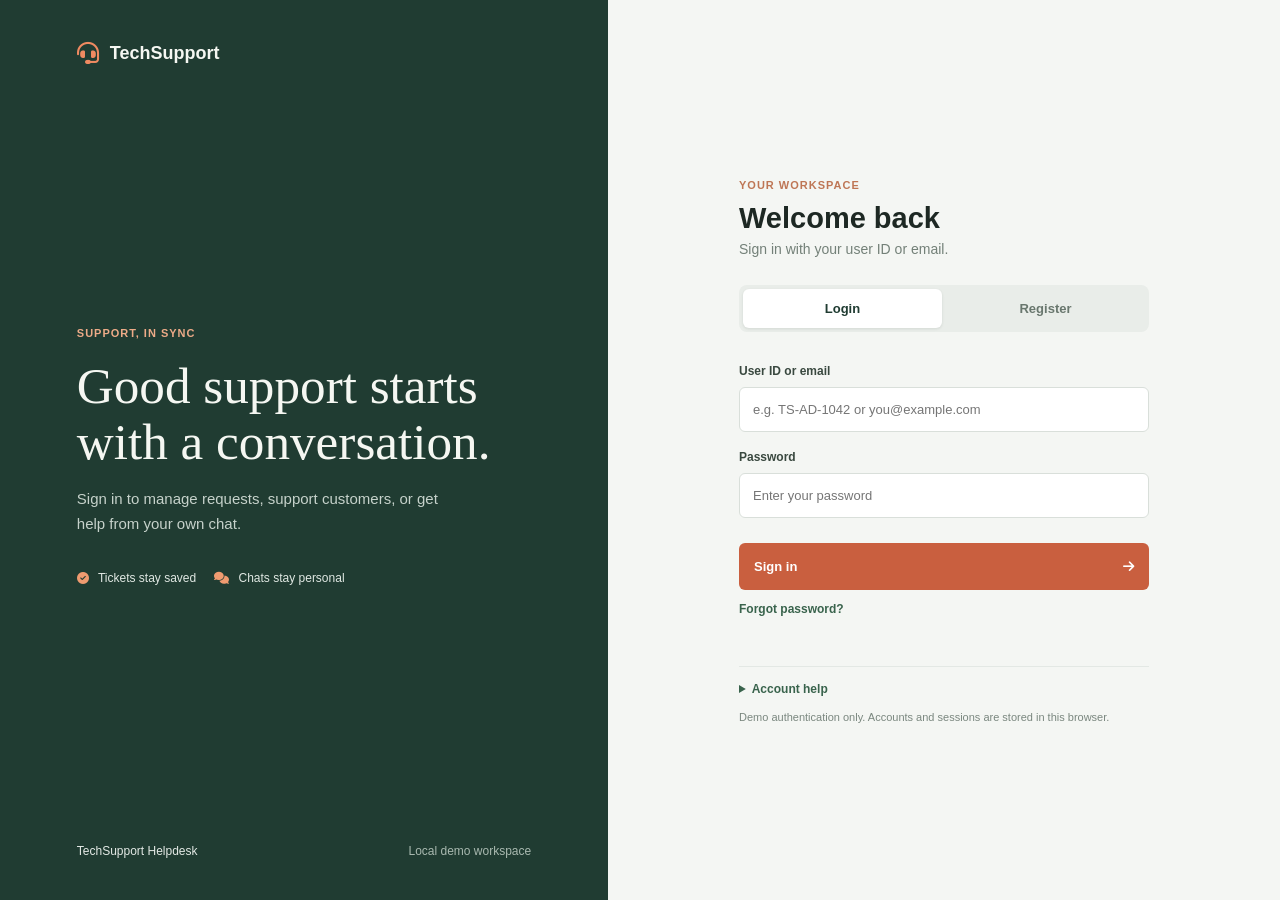
<file: index.html>
<!DOCTYPE html>
<html lang="en">
<head>
    <meta charset="UTF-8">
    <meta name="viewport" content="width=device-width, initial-scale=1.0">

    <title>TechSupport - Helpdesk System</title>

    <!-- CSS File -->
    <link rel="stylesheet" href="style.css">

    <!-- Font Awesome Icons -->
    <link rel="stylesheet"
        href="https://cdnjs.cloudflare.com/ajax/libs/font-awesome/6.5.2/css/all.min.css">
</head>

<body>

    <!-- Sidebar -->
    <aside class="sidebar">

        <div class="logo">
            <i class="fa-solid fa-headset"></i>
            <span>TechSupport</span>
        </div>

        <p class="menu-title">MAIN MENU</p>

        <ul class="sidebar-menu">

            <li class="active">
                <a href="index.html">
                    <i class="fa-solid fa-house"></i>
                    <span>Dashboard</span>
                </a>
            </li>

            <li>
                <a href="tickets.html">
                    <i class="fa-solid fa-ticket"></i>
                    <span>Tickets</span>
                </a>
            </li>

            <li>
                <a href="chat.html">
                    <i class="fa-solid fa-comments"></i>
                    <span>Live Chat</span>
                </a>
            </li>

            <li>
                <a href="knowledge.html">
                    <i class="fa-solid fa-book"></i>
                    <span>Knowledge Base</span>
                </a>
            </li>

            <li>
                <a href="customers.html">
                    <i class="fa-solid fa-users"></i>
                    <span>Customers</span>
                </a>
            </li>

            <li>
                <a href="agents.html">
                    <i class="fa-solid fa-user-gear"></i>
                    <span>Agents</span>
                </a>
            </li>

            <p class="menu-title">ANALYTICS</p>

            <li>
                <a href="analytics.html">
                    <i class="fa-solid fa-chart-line"></i>
                    <span>Analytics</span>
                </a>
            </li>

            <li>
                <a href="feedback.html">
                    <i class="fa-solid fa-star"></i>
                    <span>Feedback</span>
                </a>
            </li>

            <li>
                <a href="reports.html">
                    <i class="fa-solid fa-file-lines"></i>
                    <span>Reports</span>
                </a>
            </li>

        </ul>

        <div class="sidebar-bottom">

            <a href="#" onclick="logout(event)">
                <i class="fa-solid fa-right-from-bracket"></i>
                <span>Logout</span>
            </a>

        </div>

    </aside>


    <!-- Main Content -->
    <main class="main-content">

        <!-- Top Navbar -->
        <header class="topbar">

            <div class="page-title">
                <h1>Dashboard</h1>
                <p>Welcome back! Here's your support overview.</p>
            </div>

            <div class="topbar-right">

                <div class="search-box">
                    <i class="fa-solid fa-magnifying-glass"></i>
                    <input type="text" placeholder="Search...">
                </div>

                <button class="notification">
                    <i class="fa-solid fa-bell"></i>
                    <span>3</span>
                </button>

                <div class="profile">

                    <div class="profile-image">
                        S
                    </div>

                    <div class="profile-info">
                        <strong>Shreya Sharma</strong>
                        <small>Admin</small>
                    </div>

                </div>

            </div>

        </header>


        <!-- Dashboard Content -->
        <section class="dashboard">

            <!-- Welcome Banner -->
            <div class="welcome-banner">

                <div>
                    <h2 id="dashboardGreeting">Good Morning!</h2>

                    <p>
                        Manage your support tickets and keep your customers happy.
                    </p>

                    <button class="primary-btn" onclick="createTicket()">
                        <i class="fa-solid fa-plus"></i>
                        Create New Ticket
                    </button>
                </div>

                <div class="banner-icon">
                    <i class="fa-solid fa-headset"></i>
                </div>

            </div>


            <!-- Statistics Cards -->
            <div class="stats-grid">

                <div class="stat-card">

                    <div class="stat-icon red">
                        <i class="fa-solid fa-ticket"></i>
                    </div>

                    <div>
                        <p>Total Tickets</p>
                        <h3 id="dashboardTotalTickets">0</h3>
                        <span class="positive">
                            <i class="fa-solid fa-arrow-up"></i>
                            12% this month
                        </span>
                    </div>

                </div>


                <div class="stat-card">

                    <div class="stat-icon orange">
                        <i class="fa-solid fa-clock"></i>
                    </div>

                    <div>
                        <p>Open Tickets</p>
                        <h3 id="dashboardOpenTickets">0</h3>
                        <span class="positive">
                            <i class="fa-solid fa-arrow-down"></i>
                            8% this week
                        </span>
                    </div>

                </div>


                <div class="stat-card">

                    <div class="stat-icon green">
                        <i class="fa-solid fa-circle-check"></i>
                    </div>

                    <div>
                        <p>Resolved</p>
                        <h3 id="dashboardResolvedTickets">0</h3>
                        <span class="positive">
                            <i class="fa-solid fa-arrow-up"></i>
                            18% this month
                        </span>
                    </div>

                </div>


                <div class="stat-card">

                    <div class="stat-icon blue">
                        <i class="fa-solid fa-users"></i>
                    </div>

                    <div>
                        <p>Customers</p>
                        <h3 id="dashboardCustomerCount">0</h3>
                        <span class="positive">
                            <i class="fa-solid fa-arrow-up"></i>
                            6% this month
                        </span>
                    </div>

                </div>

            </div>


            <!-- Middle Section -->
            <div class="dashboard-grid">

                <!-- Recent Tickets -->
                <div class="dashboard-card tickets-card">

                    <div class="card-header">

                        <div>
                            <h3>Recent Tickets</h3>
                            <p>Latest customer support requests</p>
                        </div>

                        <a href="tickets.html">View All</a>

                    </div>


                    <div class="table-container">

                        <table>

                            <thead>
                                <tr>
                                    <th>Ticket ID</th>
                                    <th>Customer</th>
                                    <th>Issue</th>
                                    <th>Priority</th>
                                    <th>Status</th>
                                    <th>Actions</th>
                                </tr>
                            </thead>

                            <tbody id="recentTicketsBody"></tbody>

                        </table>

                    </div>

                </div>


                <!-- Ticket Summary -->
                <div class="dashboard-card">

                    <div class="card-header">

                        <div>
                            <h3>Ticket Summary</h3>
                            <p>Current ticket status</p>
                        </div>

                    </div>


                    <div class="summary">

                        <div class="summary-item">
                            <span>
                                <i class="fa-solid fa-circle"></i>
                                New
                            </span>
                            <strong id="summaryNewTickets">0</strong>
                        </div>

                        <div class="progress-bar">
                            <div class="progress new-progress"></div>
                        </div>


                        <div class="summary-item">
                            <span>
                                <i class="fa-solid fa-circle"></i>
                                In Progress
                            </span>
                            <strong id="summaryProgressTickets">0</strong>
                        </div>

                        <div class="progress-bar">
                            <div class="progress progress-work"></div>
                        </div>


                        <div class="summary-item">
                            <span>
                                <i class="fa-solid fa-circle"></i>
                                Waiting
                            </span>
                            <strong id="summaryWaitingTickets">0</strong>
                        </div>

                        <div class="progress-bar">
                            <div class="progress progress-wait"></div>
                        </div>


                        <div class="summary-item">
                            <span>
                                <i class="fa-solid fa-circle"></i>
                                Resolved
                            </span>
                            <strong id="summaryResolvedTickets">0</strong>
                        </div>

                        <div class="progress-bar">
                            <div class="progress progress-resolved"></div>
                        </div>

                    </div>

                </div>

            </div>


            <!-- Bottom Section -->
            <div class="bottom-grid">

                <!-- Quick Actions -->
                <div class="dashboard-card">

                    <div class="card-header">
                        <div>
                            <h3>Quick Actions</h3>
                            <p>Frequently used options</p>
                        </div>
                    </div>


                    <div class="quick-actions">

                        <button onclick="createTicket()">
                            <i class="fa-solid fa-plus"></i>
                            <span>Create Ticket</span>
                        </button>

                        <button onclick="openChat()">
                            <i class="fa-solid fa-comments"></i>
                            <span>Start Chat</span>
                        </button>

                        <button onclick="openCustomers()">
                            <i class="fa-solid fa-user-plus"></i>
                            <span>Add Customer</span>
                        </button>

                        <button onclick="openReports()">
                            <i class="fa-solid fa-file-export"></i>
                            <span>Generate Report</span>
                        </button>

                    </div>

                </div>


                <!-- Support Performance -->
                <div class="dashboard-card">

                    <div class="card-header">

                        <div>
                            <h3>Support Performance</h3>
                            <p>This month's performance</p>
                        </div>

                    </div>


                    <div class="performance">

                        <div class="performance-item">
                            <span>Resolution Rate</span>
                            <strong>87%</strong>
                        </div>

                        <div class="performance-item">
                            <span>Customer Satisfaction</span>
                            <strong>94%</strong>
                        </div>

                        <div class="performance-item">
                            <span>Average Response Time</span>
                            <strong>2h 15m</strong>
                        </div>

                    </div>

                </div>

            </div>

        </section>

    </main>


    <!-- JavaScript -->
    <script src="script.js"></script>

</body>
</html>
</file>
<file: style.css>
/* ================================
   BASIC RESET
================================ */

* {
    margin: 0;
    padding: 0;
    box-sizing: border-box;
}

body {
    font-family: Arial, Helvetica, sans-serif;
    background: #f7f8fa;
    color: #222;
}


/* ================================
   SIDEBAR
================================ */

.sidebar {
    position: fixed;
    left: 0;
    top: 0;
    width: 250px;
    height: 100vh;
    background: #ffffff;
    border-right: 1px solid #eeeeee;
    padding: 22px 15px;
    z-index: 1000;
}

.logo {
    display: flex;
    align-items: center;
    gap: 12px;
    padding: 5px 12px 28px;
    color: #dc2626;
    font-size: 21px;
    font-weight: bold;
}

.logo i {
    font-size: 27px;
}

.menu-title {
    font-size: 11px;
    color: #999;
    font-weight: bold;
    letter-spacing: 1px;
    padding: 12px 14px;
}

.sidebar-menu,
.sidebar .menu {
    list-style: none;
    padding: 0;
}

.sidebar-menu li,
.sidebar .menu li {
    margin: 5px 0;
}

.sidebar-menu li a,
.sidebar .menu li a,
.sidebar > a,
.sidebar-bottom a {
    text-decoration: none;
    color: #555;
    display: flex;
    align-items: center;
    gap: 13px;
    padding: 12px 14px;
    border-radius: 9px;
    font-size: 14px;
    transition: 0.3s;
}

.sidebar-menu li a i,
.sidebar .menu li a i,
.sidebar > a i,
.sidebar-bottom a i {
    width: 20px;
    text-align: center;
}

.sidebar-menu li a:hover,
.sidebar .menu li a:hover,
.sidebar > a:hover {
    background: #fee2e2;
    color: #dc2626;
}

.sidebar-menu li.active a,
.sidebar .menu li.active a,
.sidebar > a.active {
    background: #dc2626;
    color: white;
    box-shadow: 0 5px 15px rgba(220, 38, 38, 0.2);
}

.sidebar-bottom {
    position: absolute;
    bottom: 25px;
    left: 15px;
    right: 15px;
}

.sidebar-bottom a:hover {
    color: #dc2626;
    background: #fee2e2;
}

/* ================================
   MAIN CONTENT
================================ */

.main-content {
    margin-left: 250px;
    min-height: 100vh;
}


/* ================================
   TOP BAR
================================ */

.topbar {
    height: 82px;
    background: white;
    border-bottom: 1px solid #eeeeee;
    display: flex;
    justify-content: space-between;
    align-items: center;
    padding: 0 30px;
    position: sticky;
    top: 0;
    z-index: 100;
}

.page-title h1 {
    font-size: 25px;
    margin-bottom: 4px;
}

.page-title p {
    font-size: 13px;
    color: #888;
}

.topbar-right {
    display: flex;
    align-items: center;
    gap: 20px;
}

.topbar-actions {
    display: flex;
    align-items: center;
    justify-content: flex-end;
    gap: 18px;
    margin-left: auto;
}


/* Search */

.search-box {
    width: 210px;
    height: 40px;
    background: #f6f6f6;
    border-radius: 8px;
    display: flex;
    align-items: center;
    padding: 0 12px;
}

.search-box i {
    color: #999;
    font-size: 14px;
}

.search-box input {
    border: none;
    outline: none;
    background: transparent;
    width: 100%;
    padding-left: 8px;
}


/* Notification */

.notification {
    border: none;
    background: #f7f7f7;
    width: 40px;
    height: 40px;
    border-radius: 50%;
    cursor: pointer;
    position: relative;
}

.notification i {
    color: #555;
}

.notification span {
    position: absolute;
    top: -3px;
    right: -2px;
    background: #dc2626;
    color: white;
    font-size: 9px;
    width: 16px;
    height: 16px;
    border-radius: 50%;
    display: flex;
    align-items: center;
    justify-content: center;
}


/* Profile */

.profile {
    display: flex;
    align-items: center;
    gap: 10px;
}

.profile-image {
    width: 40px;
    height: 40px;
    background: #fee2e2;
    color: #dc2626;
    border-radius: 50%;
    display: flex;
    align-items: center;
    justify-content: center;
    font-weight: bold;
}

.profile-info {
    display: flex;
    flex-direction: column;
    gap: 3px;
}

.profile-info strong {
    font-size: 13px;
}

.profile-info small {
    color: #999;
}


/* ================================
   DASHBOARD
================================ */

.dashboard {
    padding: 28px 30px;
}


/* ================================
   WELCOME BANNER
================================ */

.welcome-banner {
    background: linear-gradient(135deg, #dc2626, #ef4444);
    border-radius: 15px;
    padding: 28px 30px;
    color: white;
    display: flex;
    justify-content: space-between;
    align-items: center;
    margin-bottom: 25px;
    overflow: hidden;
}

.welcome-banner h2 {
    font-size: 23px;
    margin-bottom: 8px;
}

.welcome-banner p {
    font-size: 14px;
    opacity: 0.9;
    margin-bottom: 20px;
}

.primary-btn {
    border: none;
    background: white;
    color: #dc2626;
    padding: 11px 17px;
    border-radius: 7px;
    font-weight: bold;
    cursor: pointer;
    transition: 0.3s;
}

.primary-btn:hover {
    transform: translateY(-2px);
    box-shadow: 0 5px 15px rgba(0, 0, 0, 0.15);
}

.banner-icon {
    font-size: 90px;
    opacity: 0.15;
    padding-right: 30px;
}


/* ================================
   STATISTICS CARDS
================================ */

.stats-grid {
    display: grid;
    grid-template-columns: repeat(4, 1fr);
    gap: 18px;
    margin-bottom: 25px;
}

.stat-card {
    background: white;
    border: 1px solid #eeeeee;
    border-radius: 12px;
    padding: 20px;
    display: flex;
    align-items: center;
    gap: 15px;
    transition: 0.3s;
}

.stat-card:hover {
    transform: translateY(-3px);
    box-shadow: 0 8px 20px rgba(0, 0, 0, 0.06);
}

.stat-icon {
    width: 48px;
    height: 48px;
    border-radius: 10px;
    display: flex;
    align-items: center;
    justify-content: center;
    font-size: 19px;
}

.stat-icon.red {
    background: #fee2e2;
    color: #dc2626;
}

.stat-icon.orange {
    background: #fff1e6;
    color: #f97316;
}

.stat-icon.green {
    background: #dcfce7;
    color: #16a34a;
}

.stat-icon.blue {
    background: #dbeafe;
    color: #2563eb;
}

.stat-card p {
    color: #888;
    font-size: 12px;
    margin-bottom: 5px;
}

.stat-card h3 {
    font-size: 23px;
    margin-bottom: 5px;
}

.positive {
    font-size: 10px;
    color: #16a34a;
}


/* ================================
   DASHBOARD GRID
================================ */

.dashboard-grid {
    display: grid;
    grid-template-columns: minmax(0, 1.45fr) minmax(340px, 1fr);
    gap: 20px;
    margin-bottom: 20px;
}

.bottom-grid {
    display: grid;
    grid-template-columns: repeat(2, minmax(0, 1fr));
    gap: 20px;
}


/* ================================
   CARDS
================================ */

.dashboard-card {
    min-width: 0;
    background: white;
    border: 1px solid #eeeeee;
    border-radius: 12px;
    padding: 20px;
}

.card-header {
    display: flex;
    justify-content: space-between;
    align-items: flex-start;
    margin-bottom: 20px;
}

.card-header h3 {
    font-size: 17px;
    margin-bottom: 5px;
}

.card-header p {
    color: #999;
    font-size: 12px;
}

.card-header a {
    color: #dc2626;
    text-decoration: none;
    font-size: 12px;
    font-weight: bold;
}


/* ================================
   TABLE
================================ */

.table-container {
    overflow-x: auto;
}

table {
    width: 100%;
    border-collapse: collapse;
    min-width: 600px;
}

thead {
    background: #fff7f7;
}

th {
    color: #777;
    font-size: 11px;
    text-align: left;
    padding: 12px;
}

td {
    padding: 13px 12px;
    border-bottom: 1px solid #f1f1f1;
    font-size: 12px;
}

td:first-child {
    color: #dc2626;
    font-weight: bold;
}


/* ================================
   PRIORITY
================================ */

.priority,
.status {
    padding: 5px 9px;
    border-radius: 20px;
    font-size: 10px;
    font-weight: bold;
}

.priority.high {
    background: #fee2e2;
    color: #dc2626;
}

.priority.medium {
    background: #fef3c7;
    color: #b45309;
}

.priority.critical {
    background: #fecaca;
    color: #991b1b;
}

.priority.low {
    background: #dcfce7;
    color: #15803d;
}


/* ================================
   STATUS
================================ */

.status.new {
    background: #dbeafe;
    color: #2563eb;
}

.status.progress {
    background: #fff1e6;
    color: #ea580c;
}

.status.waiting {
    background: #fef3c7;
    color: #a16207;
}

.status.resolved {
    background: #dcfce7;
    color: #15803d;
}


/* ================================
   TICKET SUMMARY
================================ */

.summary {
    margin-top: 10px;
}

.summary-item {
    display: flex;
    justify-content: space-between;
    align-items: center;
    font-size: 12px;
    margin-bottom: 8px;
}

.summary-item span {
    color: #666;
}

.summary-item i {
    font-size: 7px;
    color: #dc2626;
    margin-right: 5px;
}

.summary-item strong {
    font-size: 12px;
}

.progress-bar {
    width: 100%;
    height: 7px;
    background: #f1f1f1;
    border-radius: 10px;
    margin-bottom: 18px;
    overflow: hidden;
}

.progress {
    height: 100%;
    border-radius: 10px;
}

.new-progress {
    width: 20%;
    background: #2563eb;
}

.progress-work {
    width: 35%;
    background: #f97316;
}

.progress-wait {
    width: 18%;
    background: #eab308;
}

.progress-resolved {
    width: 80%;
    background: #16a34a;
}


/* ================================
   QUICK ACTIONS
================================ */

.quick-actions {
    display: grid;
    grid-template-columns: repeat(4, 1fr);
    gap: 12px;
}

.quick-actions button {
    background: #fff7f7;
    border: 1px solid #fee2e2;
    border-radius: 9px;
    padding: 17px 10px;
    cursor: pointer;
    color: #444;
    transition: 0.3s;
}

.quick-actions button i {
    display: block;
    color: #dc2626;
    font-size: 19px;
    margin-bottom: 9px;
}

.quick-actions button span {
    font-size: 11px;
}

.quick-actions button:hover {
    background: #dc2626;
    color: white;
    transform: translateY(-2px);
}

.quick-actions button:hover i {
    color: white;
}


/* ================================
   PERFORMANCE
================================ */

.performance {
    display: flex;
    flex-direction: column;
    gap: 15px;
}

.performance-item {
    display: flex;
    justify-content: space-between;
    align-items: center;
    padding-bottom: 12px;
    border-bottom: 1px solid #eeeeee;
}

.performance-item span {
    color: #777;
    font-size: 12px;
}

.performance-item strong {
    color: #dc2626;
    font-size: 17px;
}


/* ================================
   RESPONSIVE DESIGN
================================ */

@media (max-width: 1100px) {

    .stats-grid {
        grid-template-columns: repeat(2, 1fr);
    }

    .dashboard-grid {
        grid-template-columns: 1fr;
    }

    .bottom-grid {
        grid-template-columns: 1fr;
    }
}


@media (max-width: 800px) {

    .sidebar {
        width: 70px;
        padding: 20px 8px;
    }

    .logo span,
    .menu-title,
    .sidebar-menu span,
    .sidebar .menu span,
    .sidebar-bottom span {
        display: none;
    }

    .sidebar-menu span,
    .sidebar .menu span,
    .sidebar-bottom span { display: none; }

    .sidebar > a {
        justify-content: center;
        padding: 13px;
        font-size: 0;
    }

    .sidebar > a i { font-size: 14px; }

    .logo {
        justify-content: center;
        padding: 5px 0 25px;
    }

    .sidebar-menu li a,
    .sidebar .menu li a,
    .sidebar-bottom a {
        justify-content: center;
        padding: 13px;
    }

    .main-content {
        margin-left: 70px;
    }

    .topbar {
        padding: 0 15px;
    }

    .profile-info {
        display: none;
    }

    .search-box {
        width: 150px;
    }

    .dashboard {
        padding: 20px 15px;
    }

    .welcome-banner {
        padding: 22px;
    }

    .banner-icon {
        display: none;
    }
}


@media (max-width: 600px) {

    .topbar {
        height: auto;
        padding: 15px;
        gap: 10px;
        flex-wrap: wrap;
    }

    .topbar-right {
        width: 100%;
    }

    .search-box {
        flex: 1;
    }

    .stats-grid {
        grid-template-columns: 1fr;
    }

    .welcome-banner h2 {
        font-size: 19px;
    }

    .quick-actions {
        grid-template-columns: repeat(2, 1fr);
    }
}
/* CREATE TICKET POPUP */

.ticket-modal {
    position: fixed;
    top: 0;
    left: 0;
    width: 100%;
    height: 100%;

    background: rgba(0, 0, 0, 0.5);

    display: flex;
    justify-content: center;
    align-items: center;

    z-index: 9999;
}

.ticket-box {
    background: white;
    width: 650px;
    max-width: 90%;
    max-height: 90vh;

    overflow-y: auto;

    padding: 25px;
    border-radius: 15px;

    box-shadow: 0 15px 40px rgba(0, 0, 0, 0.25);
}

.ticket-header {
    display: flex;
    justify-content: space-between;
    align-items: center;

    margin-bottom: 20px;
}

.ticket-header h2 {
    margin: 0;
    color: #222;
}

.ticket-header p {
    margin-top: 5px;
    color: #888;
    font-size: 13px;
}

.close-btn {
    width: 35px;
    height: 35px;

    border: none;
    border-radius: 50%;

    background: #fee2e2;
    color: #dc2626;

    font-size: 22px;
    cursor: pointer;
}

.form-row {
    display: grid;
    grid-template-columns: 1fr 1fr;
    gap: 15px;
}

.form-group {
    margin-bottom: 16px;
}

.form-group label {
    display: block;

    margin-bottom: 6px;

    font-size: 13px;
    font-weight: bold;
    color: #444;
}

.form-group input,
.form-group select,
.form-group textarea {
    width: 100%;

    padding: 11px;

    border: 1px solid #ddd;
    border-radius: 7px;

    font-family: Arial, sans-serif;
    font-size: 13px;

    outline: none;
}

.form-group input:focus,
.form-group select:focus,
.form-group textarea:focus {
    border-color: #dc2626;
}

.form-group textarea {
    resize: vertical;
}

.form-actions {
    display: flex;
    justify-content: flex-end;
    gap: 10px;
}

.cancel-btn {
    border: none;
    background: #eee;

    padding: 11px 18px;
    border-radius: 7px;

    cursor: pointer;
}

.submit-btn {
    border: none;
    background: #dc2626;
    color: white;

    padding: 11px 18px;
    border-radius: 7px;

    cursor: pointer;
    font-weight: bold;
}

.submit-btn:hover {
    background: #b91c1c;
}

@media (max-width: 600px) {

    .form-row {
        grid-template-columns: 1fr;
    }

    .ticket-box {
        padding: 18px;
    }
}
/* ============================= */
/* TICKETS PAGE FIX */
/* ============================= */

/* Topbar */

.topbar {
    display: flex;
    justify-content: space-between;
    align-items: center;
    margin-bottom: 25px;
}

.topbar h2 {
    margin: 0;
    font-size: 28px;
}

.topbar h1 {
    margin: 0 0 4px;
    font-size: 25px;
    font-weight: 600;
}

.topbar p {
    margin-top: 5px;
    color: #777;
}


/* Create Ticket Button */

.create-ticket-btn {
    background: #e63946;
    color: white;
    border: none;
    padding: 12px 20px;
    border-radius: 8px;
    cursor: pointer;
    font-size: 14px;
    font-weight: 600;
}

.create-ticket-btn:hover {
    background: #c92f3b;
}

.ticket-backup-tools {
    display: flex;
    align-items: center;
    gap: 8px;
}

.ticket-backup-tools[hidden] {
    display: none;
}

.ticket-backup-btn {
    display: inline-flex;
    align-items: center;
    gap: 7px;
    min-height: 38px;
    padding: 0 12px;
    border: 1px solid #dce3dd;
    border-radius: 6px;
    background: #fff;
    color: #39483f;
    font: inherit;
    font-size: 12px;
    font-weight: 600;
    cursor: pointer;
}

.ticket-backup-btn:hover {
    background: #f4f7f4;
}


/* Ticket Table */

.table-container {
    width: 100%;
    overflow-x: auto;
}

.table-container table {
    width: 100%;
    min-width: 850px;
    border-collapse: collapse;
}

.table-container th {
    text-align: left;
    padding: 15px;
    color: #666;
    font-size: 13px;
    border-bottom: 1px solid #eee;
}

.table-container td {
    padding: 16px 15px;
    border-bottom: 1px solid #eee;
    font-size: 14px;
}

.table-container tbody tr:hover {
    background: #fafafa;
}


/* Priority */

.priority {
    font-weight: 600;
}

.priority.critical {
    color: #d00000;
}

.priority.high {
    color: #e63946;
}

.priority.medium {
    color: #e6a700;
}

.priority.low {
    color: #3498db;
}

.priority.informational {
    color: #777;
}


/* Status */

.status {
    font-weight: 600;
}

.status.new {
    color: #2980b9;
}

.status.in-progress {
    color: #e67e22;
}

.status.resolved {
    color: #27ae60;
}


/* Filter */

#statusFilter {
    padding: 9px 12px;
    border: 1px solid #ddd;
    border-radius: 6px;
    background: white;
    cursor: pointer;
}
/* Ticket Actions */

.ticket-actions {
    display: flex;
    gap: 7px;
}

.ticket-actions button {
    width: 32px;
    height: 32px;
    border: none;
    border-radius: 6px;
    cursor: pointer;
    background: #f5f5f5;
    transition: 0.2s;
}

.view-btn {
    color: #3498db;
}

.status-btn {
    color: #e67e22;
}

.delete-btn {
    color: #e63946;
}

.ticket-actions button:hover {
    transform: translateY(-2px);
    background: #eeeeee;
}
/* ============================= */
/* LIVE CHAT */
/* ============================= */

.chat-agent {
    display: inline-flex;
    align-items: center;
    gap: 7px;
    padding: 8px 11px;
    border: 1px solid #dce9df;
    border-radius: 6px;
    background: #f5faf6;
    color: #27ae60;
    font-size: 12px;
    font-weight: 600;
    line-height: 1;
    white-space: nowrap;
}

.chat-agent i {
    font-size: 8px;
}


/* Main Chat */

.chat-container {
    display: flex;
    height: 650px;
    background: white;
    border-radius: 12px;
    overflow: hidden;
    box-shadow: 0 3px 15px rgba(0, 0, 0, 0.06);
}


/* Users */

.chat-users {
    width: 280px;
    border-right: 1px solid #eee;
    background: #fafafa;
    overflow-y: auto;
}

.chat-users-header {
    padding: 20px;
    border-bottom: 1px solid #eee;
}

.chat-users-header h3 {
    margin: 0;
}


.chat-user {
    display: flex;
    align-items: center;
    gap: 12px;
    padding: 16px;
    cursor: pointer;
    border-bottom: 1px solid #eee;
}

.chat-user:hover {
    background: #fff0f0;
}

.active-user {
    background: #ffe9e9;
    border-left: 4px solid #e63946;
}


/* Avatar */

.user-avatar {
    width: 42px;
    height: 42px;
    border-radius: 50%;
    background: #e63946;
    color: white;
    display: flex;
    align-items: center;
    justify-content: center;
    font-weight: bold;
}

.chat-user p {
    margin: 4px 0 0;
    color: #777;
    font-size: 13px;
    overflow: hidden;
    text-overflow: ellipsis;
    white-space: nowrap;
}

.chat-user > div:last-child {
    min-width: 0;
}

.chat-user p.has-unread {
    color: #e63946;
    font-weight: 600;
}


/* Chat Window */

.chat-window {
    flex: 1;
    display: flex;
    flex-direction: column;
}

.chat-header {
    padding: 15px 20px;
    border-bottom: 1px solid #eee;
}

.chat-person {
    display: flex;
    align-items: center;
    gap: 12px;
}

.chat-person p {
    margin: 4px 0 0;
    color: #27ae60;
    font-size: 13px;
}

.ai-agent-badge {
    display: inline-block;
    margin-left: 8px;
    padding: 3px 7px;
    border-radius: 10px;
    background: #e8f7ee;
    color: #218c50;
    font-size: 10px;
    font-weight: 600;
}

.online-dot {
    display: inline-block;
    width: 7px;
    height: 7px;
    background: #27ae60;
    border-radius: 50%;
}


/* Messages */

.messages {
    flex: 1;
    padding: 25px;
    overflow-y: auto;
    background: #f8f9fa;
}

.chat-empty-state {
    margin: 0;
    color: #777;
    text-align: center;
}

.chat-customer-mode .chat-users {
    display: none;
}

.chat-customer-mode .chat-window {
    min-width: 0;
}

.current-user-chip {
    display: flex;
    align-items: center;
    gap: 9px;
    padding: 7px 11px;
    border: 1px solid #e7e9e8;
    border-radius: 8px;
    background: #fff;
    font-size: 12px;
}

.current-user-chip strong {
    color: #222;
}

.current-user-chip span {
    color: #728078;
    text-transform: capitalize;
}

.chat-customer-mode .chat-input-area {
    border-top-color: #e1e8e4;
}

/* Authentication */

.auth-page {
    min-height: 100vh;
    background: #f4f6f3;
    color: #1d2823;
}

.auth-layout {
    min-height: 100vh;
    display: grid;
    grid-template-columns: minmax(340px, 0.95fr) minmax(420px, 1.05fr);
}

.auth-intro {
    display: flex;
    flex-direction: column;
    justify-content: space-between;
    min-height: 100vh;
    padding: 42px clamp(32px, 6vw, 92px);
    color: #f5f7f2;
    background: #203c32;
}

.auth-brand {
    display: inline-flex;
    align-items: center;
    gap: 11px;
    width: fit-content;
    color: inherit;
    font-size: 18px;
    font-weight: 700;
    text-decoration: none;
}

.auth-brand i {
    color: #ef8a61;
    font-size: 22px;
}

.auth-intro-copy {
    max-width: 490px;
    padding: 60px 0;
}

.auth-kicker {
    color: #be7655;
    font-size: 11px;
    font-weight: 700;
    letter-spacing: 1px;
}

.auth-intro .auth-kicker {
    color: #edab88;
}

.auth-intro h1 {
    margin: 17px 0;
    font-family: Georgia, "Times New Roman", serif;
    font-size: clamp(38px, 4vw, 58px);
    font-weight: 500;
    line-height: 1.08;
}

.auth-intro-copy > p {
    max-width: 390px;
    color: #c6d2cb;
    font-size: 15px;
    line-height: 1.7;
}

.auth-stat-row {
    display: flex;
    flex-wrap: wrap;
    gap: 18px;
    margin-top: 34px;
    color: #e0e8e3;
    font-size: 12px;
}

.auth-stat-row i {
    margin-right: 6px;
    color: #ef9b70;
}

.auth-side-note {
    display: flex;
    justify-content: space-between;
    gap: 18px;
    color: #e3e9e5;
    font-size: 12px;
}

.auth-side-note span {
    color: #a9b9b0;
}

.auth-panel {
    display: flex;
    justify-content: center;
    align-items: center;
    padding: 48px 30px;
}

.auth-form-wrap {
    width: min(100%, 410px);
}

.auth-heading h2 {
    margin: 9px 0 6px;
    font-size: 29px;
}

.auth-heading p {
    color: #738078;
    font-size: 14px;
}

.auth-tabs {
    display: grid;
    grid-template-columns: 1fr 1fr;
    gap: 4px;
    margin: 28px 0 23px;
    padding: 4px;
    border-radius: 8px;
    background: #e9ede9;
}

.auth-tab {
    min-height: 39px;
    border: 0;
    border-radius: 6px;
    background: transparent;
    color: #69776e;
    font: inherit;
    font-size: 13px;
    font-weight: 600;
    cursor: pointer;
}

.auth-tab.is-active {
    background: #fff;
    color: #203c32;
    box-shadow: 0 1px 3px rgba(20, 40, 30, 0.1);
}

.auth-form {
    display: grid;
    gap: 9px;
}

.auth-form[hidden] {
    display: none;
}

.auth-form label {
    margin-top: 9px;
    color: #39483f;
    font-size: 12px;
    font-weight: 600;
}

.auth-hint {
    float: right;
    color: #829087;
    font-size: 11px;
    font-weight: 400;
}

.auth-form input,
.auth-form select {
    width: 100%;
    min-height: 45px;
    padding: 0 13px;
    border: 1px solid #d9dfda;
    border-radius: 6px;
    outline: none;
    background: #fff;
    color: #202b25;
    font: inherit;
    font-size: 13px;
}

.auth-form input:focus,
.auth-form select:focus {
    border-color: #4d7660;
    box-shadow: 0 0 0 3px rgba(77, 118, 96, 0.13);
}

.auth-submit {
    display: flex;
    align-items: center;
    justify-content: space-between;
    min-height: 47px;
    margin-top: 16px;
    padding: 0 15px;
    border: 0;
    border-radius: 6px;
    background: #c95f3f;
    color: #fff;
    font: inherit;
    font-size: 13px;
    font-weight: 700;
    cursor: pointer;
}

.auth-submit:hover {
    background: #b64f33;
}

.auth-link-button {
    justify-self: start;
    padding: 3px 0;
    border: 0;
    background: transparent;
    color: #39634c;
    font: inherit;
    font-size: 12px;
    font-weight: 600;
    cursor: pointer;
}

.auth-link-button:hover {
    color: #234c36;
    text-decoration: underline;
}

.auth-reset-note {
    margin: 4px 0 0;
    color: #829087;
    font-size: 11px;
    line-height: 1.5;
}

.auth-feedback {
    min-height: 20px;
    margin-top: 10px;
    color: #b74632;
    font-size: 12px;
    line-height: 1.5;
}

.auth-feedback.is-success {
    color: #32714c;
}

.demo-access {
    margin-top: 17px;
    padding-top: 15px;
    border-top: 1px solid #e3e8e4;
    color: #46554c;
    font-size: 12px;
}

.demo-access summary {
    width: fit-content;
    color: #39634c;
    font-weight: 700;
    cursor: pointer;
}

.demo-account-list {
    display: grid;
    gap: 7px;
    margin-top: 12px;
}

.demo-account-list p {
    display: grid;
    gap: 3px;
}

.demo-account-list span,
.auth-disclaimer {
    color: #7a877f;
    font-size: 11px;
}

.auth-disclaimer {
    margin-top: 13px;
    line-height: 1.5;
}

.customer-portal-page {
    background: #f4f6f3;
}

.customer-portal-logo {
    text-decoration: none;
}

.customer-portal-main {
    min-height: 100vh;
}

.customer-portal-topbar {
    padding: 0 34px;
}

.customer-portal-topbar h1 {
    margin: 0 0 4px;
    font-size: 23px;
}

.customer-portal-topbar p {
    color: #78847d;
    font-size: 12px;
}

.customer-portal-profile .profile-image {
    background: #e5eee7;
    color: #2c6848;
}

.customer-portal-content {
    width: min(1200px, 100%);
    margin: 0 auto;
    padding: 30px 34px 48px;
}

.portal-welcome {
    display: flex;
    align-items: center;
    justify-content: space-between;
    gap: 24px;
    padding: 25px 28px;
    border-left: 4px solid #d56b47;
    background: #fff;
}

.portal-welcome h2 {
    margin: 8px 0 5px;
    font-family: Georgia, "Times New Roman", serif;
    font-size: 28px;
    font-weight: 500;
}

.portal-welcome p {
    color: #718077;
    font-size: 13px;
}

.portal-chat-link,
.portal-submit {
    display: inline-flex;
    align-items: center;
    justify-content: center;
    gap: 9px;
    min-height: 42px;
    padding: 0 15px;
    border: 0;
    border-radius: 6px;
    background: #c95f3f;
    color: #fff;
    font: inherit;
    font-size: 12px;
    font-weight: 700;
    text-decoration: none;
    cursor: pointer;
}

.portal-chat-link:hover,
.portal-submit:hover {
    background: #b64f33;
}

.portal-stats {
    display: grid;
    grid-template-columns: repeat(3, minmax(0, 1fr));
    gap: 14px;
    margin: 18px 0 26px;
}

.portal-stat {
    position: relative;
    display: grid;
    gap: 12px;
    min-height: 105px;
    padding: 17px 19px;
    border: 1px solid #e5e9e5;
    border-radius: 7px;
    background: #fff;
}

.portal-stat span {
    color: #77847b;
    font-size: 12px;
}

.portal-stat strong {
    font-size: 25px;
    line-height: 1;
}

.portal-stat i {
    position: absolute;
    top: 18px;
    right: 19px;
    color: #b8c8bd;
    font-size: 17px;
}

.portal-section {
    min-width: 0;
    padding: 21px;
    border: 1px solid #e5e9e5;
    border-radius: 7px;
    background: #fff;
    scroll-margin-top: 100px;
}

.portal-section-heading {
    display: flex;
    align-items: center;
    justify-content: space-between;
    margin-bottom: 17px;
}

.portal-section-heading h2 {
    margin: 0 0 4px;
    font-size: 16px;
}

.portal-section-heading p {
    color: #829087;
    font-size: 11px;
}

.portal-table-wrap {
    overflow-x: auto;
}

.portal-table {
    width: 100%;
    border-collapse: collapse;
    text-align: left;
}

.portal-table th,
.portal-table td {
    padding: 12px 10px;
    border-bottom: 1px solid #edf0ed;
    font-size: 12px;
    white-space: nowrap;
}

.portal-table th {
    color: #748178;
    font-size: 10px;
    font-weight: 700;
    text-transform: uppercase;
}

.portal-table td:first-child {
    color: #2c6848;
    font-weight: 700;
}

.portal-empty {
    padding: 20px 0 3px;
    color: #7a877f;
    font-size: 12px;
}

.portal-lower-grid {
    display: grid;
    grid-template-columns: minmax(0, 1.1fr) minmax(270px, 0.9fr);
    align-items: start;
    gap: 18px;
    margin-top: 18px;
}

.portal-feedback-form {
    display: grid;
    gap: 8px;
}

.portal-feedback-form label {
    margin-top: 5px;
    color: #46564b;
    font-size: 11px;
    font-weight: 700;
}

.portal-feedback-form select,
.portal-feedback-form input,
.portal-feedback-form textarea {
    width: 100%;
    padding: 10px 11px;
    border: 1px solid #dce3dd;
    border-radius: 5px;
    background: #fff;
    color: #27352c;
    font: inherit;
    font-size: 12px;
}

.portal-feedback-form textarea {
    resize: vertical;
}

.portal-ticket-form {
    grid-template-columns: repeat(2, minmax(0, 1fr));
    column-gap: 16px;
}

.portal-ticket-form label[for="customerTicketSubject"],
.portal-ticket-form #customerTicketSubject,
.portal-ticket-form label[for="customerTicketDescription"],
.portal-ticket-form #customerTicketDescription,
.portal-ticket-form .portal-submit,
.portal-ticket-form .portal-feedback-status {
    grid-column: 1 / -1;
}

.portal-ticket-form .portal-feedback-status {
    margin: 0;
}

.portal-submit {
    justify-self: start;
    margin-top: 6px;
}

.portal-feedback-status {
    min-height: 16px;
    color: #32714c;
    font-size: 11px;
}

.portal-feedback-history {
    margin-top: 14px;
    padding-top: 14px;
    border-top: 1px solid #edf0ed;
}

.portal-feedback-history h3 {
    margin: 0 0 9px;
    font-size: 12px;
}

.portal-feedback-item {
    padding: 9px 0;
    border-bottom: 1px solid #edf0ed;
}

.portal-feedback-item p {
    color: #59685e;
    font-size: 11px;
    line-height: 1.5;
    overflow-wrap: anywhere;
}

.portal-feedback-item span {
    display: block;
    margin-top: 4px;
    color: #8b968f;
    font-size: 10px;
}

.portal-profile-details {
    margin: 0;
}

.portal-profile-details div {
    display: grid;
    grid-template-columns: 100px minmax(0, 1fr);
    gap: 10px;
    padding: 12px 0;
    border-bottom: 1px solid #edf0ed;
}

.portal-profile-details dt {
    color: #829087;
    font-size: 11px;
}

.portal-profile-details dd {
    margin: 0;
    color: #2d3c32;
    font-size: 12px;
    overflow-wrap: anywhere;
}

.portal-knowledge-link {
    display: flex;
    align-items: center;
    gap: 12px;
    margin-top: 20px;
    padding: 13px;
    border-radius: 6px;
    background: #eef4ef;
    color: #34664b;
    text-decoration: none;
}

.portal-knowledge-link > span {
    display: grid;
    flex: 1;
    gap: 3px;
}

.portal-knowledge-link strong {
    font-size: 12px;
}

.portal-knowledge-link small {
    color: #75857a;
    font-size: 10px;
}

@media (max-width: 850px) {
    .customer-portal-main {
        margin-left: 0;
        padding-top: 72px;
    }

    .customer-portal-page .sidebar {
        right: 0;
        width: auto;
        height: 62px;
        padding: 8px 12px;
        overflow-x: auto;
        overflow-y: hidden;
        border-right: 0;
        border-bottom: 1px solid #e8ece8;
    }

    .customer-portal-logo,
    .customer-portal-page .menu-title,
    .customer-portal-page .sidebar-bottom {
        display: none;
    }

    .customer-portal-menu {
        display: flex;
        width: max-content;
        gap: 4px;
    }

    .customer-portal-menu li {
        margin: 0 !important;
    }

    .customer-portal-menu a {
        gap: 7px !important;
        padding: 11px 9px !important;
        white-space: nowrap;
        font-size: 11px !important;
    }

    .customer-portal-menu a i {
        width: auto !important;
    }
}

@media (max-width: 620px) {
    .customer-portal-topbar {
        height: auto;
        min-height: 74px;
        padding: 12px 16px;
    }

    .customer-portal-topbar h1 {
        font-size: 19px;
    }

    .customer-portal-profile .profile-info {
        display: none;
    }

    .customer-portal-content {
        padding: 18px 14px 30px;
    }

    .portal-welcome {
        align-items: flex-start;
        flex-direction: column;
        padding: 20px;
    }

    .portal-welcome h2 {
        font-size: 24px;
    }

    .portal-stats {
        gap: 8px;
    }

    .portal-stat {
        min-height: 93px;
        padding: 13px 11px;
    }

    .portal-stat span {
        font-size: 10px;
    }

    .portal-stat strong {
        font-size: 21px;
    }

    .portal-stat i {
        top: 13px;
        right: 11px;
        font-size: 14px;
    }

    .portal-section {
        padding: 16px 13px;
    }

    .portal-lower-grid {
        grid-template-columns: minmax(0, 1fr);
    }

    .portal-ticket-form {
        grid-template-columns: minmax(0, 1fr);
    }

    .portal-ticket-form > * {
        grid-column: 1 / -1;
    }
}

@media (max-width: 760px) {
    .auth-layout {
        grid-template-columns: 1fr;
    }

    .auth-intro {
        min-height: auto;
        padding: 25px 24px 22px;
    }

    .auth-intro-copy {
        padding: 46px 0 27px;
    }

    .auth-intro h1 {
        max-width: 470px;
        font-size: 39px;
    }

    .auth-stat-row,
    .auth-side-note {
        display: none;
    }

    .auth-panel {
        align-items: flex-start;
        padding: 33px 24px 45px;
    }
}

.message {
    position: relative;
    max-width: 65%;
    padding: 12px 15px;
    margin-bottom: 15px;
    border-radius: 12px;
}

.message p {
    margin: 0;
    line-height: 1.5;
}

.message span {
    display: block;
    font-size: 11px;
    margin-top: 6px;
    opacity: 0.7;
}

.message-delete {
    position: absolute;
    top: 5px;
    right: 6px;
    display: none;
    align-items: center;
    gap: 5px;
    padding: 5px 7px;
    border: 0;
    border-radius: 5px;
    background: rgba(255, 255, 255, 0.94);
    color: #a52f2f;
    font: inherit;
    font-size: 11px;
    cursor: pointer;
}

.message.is-selected .message-delete {
    display: inline-flex;
}

.message-delete:hover,
.message-delete:focus-visible {
    background: #fff;
    color: #751f1f;
    outline: 2px solid rgba(117, 31, 31, 0.2);
}

.customer-message {
    background: white;
    margin-right: auto;
    border: 1px solid #eee;
}

.agent-message {
    background: #e63946;
    color: white;
    margin-left: auto;
}


/* Input */

.chat-input-area {
    display: flex;
    gap: 10px;
    padding: 15px;
    border-top: 1px solid #eee;
    background: white;
}

.chat-input-area input {
    flex: 1;
    padding: 12px 15px;
    border: 1px solid #ddd;
    border-radius: 8px;
    outline: none;
}

.chat-input-area input:focus {
    border-color: #e63946;
}

.chat-input-area input:disabled,
.chat-input-area button:disabled {
    cursor: not-allowed;
    opacity: 0.65;
}

.chat-input-area button {
    width: 48px;
    border: none;
    border-radius: 8px;
    background: #e63946;
    color: white;
    cursor: pointer;
}

.chat-input-area button:hover {
    background: #c92f3b;
}

.notification-toast {
    position: fixed;
    top: 96px;
    right: 30px;
    z-index: 2000;
    display: flex;
    flex-direction: column;
    gap: 5px;
    min-width: 245px;
    padding: 14px 16px;
    background: white;
    border: 1px solid #f0d5d5;
    border-left: 4px solid #dc2626;
    border-radius: 8px;
    box-shadow: 0 8px 24px rgba(0, 0, 0, 0.12);
}

.notification-toast strong {
    color: #222;
    font-size: 13px;
}

.notification-toast span {
    color: #777;
    font-size: 12px;
}


/* Mobile */

@media (max-width: 768px) {

    .chat-users {
        width: 220px;
    }

    .message {
        max-width: 80%;
    }
}
/* ================================
   KNOWLEDGE BASE
================================ */

.knowledge-search {
    margin: 25px 0;
    width: 100%;
    max-width: 650px;
    position: relative;
}

.knowledge-search i {
    position: absolute;
    left: 18px;
    top: 50%;
    transform: translateY(-50%);
    color: #777;
}

.knowledge-search input {
    width: 100%;
    padding: 14px 20px 14px 48px;
    border: 1px solid #ddd;
    border-radius: 10px;
    font-size: 15px;
    outline: none;
    box-sizing: border-box;
}

.knowledge-search input:focus {
    border-color: #e74c3c;
    box-shadow: 0 0 0 3px rgba(231, 76, 60, 0.1);
}

/* Category Cards */

.knowledge-categories {
    display: grid;
    grid-template-columns: repeat(3, 1fr);
    gap: 20px;
    margin-bottom: 25px;
}

.knowledge-card {
    background: white;
    border: 1px solid #eee;
    border-radius: 12px;
    padding: 22px;
    cursor: pointer;
    transition: 0.3s;
}

.knowledge-card:hover {
    transform: translateY(-4px);
    box-shadow: 0 8px 20px rgba(0, 0, 0, 0.08);
    border-color: #e74c3c;
}

.knowledge-icon {
    width: 45px;
    height: 45px;
    background: #fff0ed;
    color: #e74c3c;
    border-radius: 10px;
    display: flex;
    align-items: center;
    justify-content: center;
    font-size: 20px;
    margin-bottom: 15px;
}

.knowledge-card h3 {
    margin: 0 0 8px;
    font-size: 18px;
}

.knowledge-card p {
    margin: 0;
    color: #777;
    font-size: 14px;
    line-height: 1.5;
}

/* Popular Solutions */

.article-list {
    display: flex;
    flex-direction: column;
    gap: 12px;
}

.article-item {
    display: flex;
    align-items: center;
    gap: 15px;
    padding: 15px;
    border: 1px solid #eee;
    border-radius: 10px;
    cursor: pointer;
    transition: 0.3s;
}

.article-item:hover {
    background: #fff7f5;
    border-color: #e74c3c;
}

.article-item > i {
    font-size: 20px;
    color: #e74c3c;
    width: 30px;
    text-align: center;
}

.article-item h4 {
    margin: 0 0 5px;
    font-size: 15px;
}

.article-item p {
    margin: 0;
    color: #777;
    font-size: 13px;
}

/* Article Box */

#articleBox {
    margin-top: 25px;
    line-height: 1.6;
}

#articleBox h3 {
    margin-bottom: 10px;
}

#articleBox p {
    color: #666;
}

/* Responsive */

@media (max-width: 900px) {
    .knowledge-categories {
        grid-template-columns: repeat(2, 1fr);
    }
}

@media (max-width: 600px) {
    .knowledge-categories {
        grid-template-columns: 1fr;
    }

    .knowledge-search {
        max-width: 100%;
    }
}
/* Customer Modal */

.modal-overlay {
    position: fixed;
    top: 0;
    left: 0;
    width: 100%;
    height: 100%;
    background: rgba(0, 0, 0, 0.5);
    display: flex;
    justify-content: center;
    align-items: center;
    z-index: 9999;
}

.modal-box {
    background: white;
    width: 420px;
    max-width: 90%;
    padding: 25px;
    border-radius: 12px;
    box-shadow: 0 10px 30px rgba(0,0,0,0.2);
}

.modal-header {
    display: flex;
    justify-content: space-between;
    align-items: center;
    margin-bottom: 20px;
}

.modal-header h2 {
    margin: 0;
}

.modal-header button {
    border: none;
    background: none;
    font-size: 25px;
    cursor: pointer;
}

.modal-box label {
    display: block;
    margin-top: 12px;
    margin-bottom: 6px;
    font-weight: 600;
}

.modal-box input {
    width: 100%;
    padding: 11px;
    border: 1px solid #ddd;
    border-radius: 7px;
    box-sizing: border-box;
}

.modal-buttons {
    display: flex;
    justify-content: flex-end;
    gap: 10px;
    margin-top: 20px;
}

.modal-buttons button {
    padding: 10px 18px;
    border: none;
    border-radius: 7px;
    cursor: pointer;
}

.modal-buttons button[type="submit"] {
    background: #e74c3c;
    color: white;
}
.modal-box select {
    width: 100%;
    padding: 11px;
    border: 1px solid #ddd;
    border-radius: 7px;
    box-sizing: border-box;
    background: white;
}
/* =========================
   ANALYTICS PAGE
========================= */

.analytics-cards {
    display: grid;
    grid-template-columns: repeat(4, 1fr);
    gap: 20px;
    margin: 25px 0;
}

.analytics-card {
    background: white;
    border: 1px solid #eee;
    border-radius: 12px;
    padding: 22px;
    display: flex;
    align-items: center;
    gap: 15px;
    box-shadow: 0 3px 10px rgba(0,0,0,0.04);
}

.analytics-card p {
    margin: 0 0 6px;
    color: #777;
    font-size: 14px;
}

.analytics-card h2 {
    margin: 0;
    font-size: 28px;
}

.analytics-icon {
    width: 50px;
    height: 50px;
    border-radius: 10px;
    display: flex;
    align-items: center;
    justify-content: center;
    font-size: 20px;
}

.analytics-icon.red {
    background: #fff0ed;
    color: #e74c3c;
}

.analytics-icon.orange {
    background: #fff7df;
    color: #e0a400;
}

.analytics-icon.green {
    background: #e8f8ed;
    color: #27ae60;
}

.analytics-icon.blue {
    background: #eaf2ff;
    color: #3578d4;
}


/* Analytics Sections */

.analytics-section {
    background: white;
    border: 1px solid #eee;
    border-radius: 12px;
    padding: 22px;
    margin-bottom: 25px;
}

.section-header {
    display: flex;
    justify-content: space-between;
    align-items: center;
    margin-bottom: 20px;
}

.section-header h2 {
    margin: 0 0 5px;
    font-size: 20px;
}

.section-header p {
    margin: 0;
    color: #777;
    font-size: 14px;
}


/* Status */

.status-row {
    display: grid;
    grid-template-columns: 130px 1fr 45px;
    align-items: center;
    gap: 15px;
    margin-bottom: 18px;
}

.status-name {
    font-size: 14px;
    font-weight: 600;
}

.status-dot {
    display: inline-block;
    width: 9px;
    height: 9px;
    border-radius: 50%;
    margin-right: 7px;
}

.status-dot.new {
    background: #e74c3c;
}

.status-dot.progress {
    background: #f39c12;
}

.status-dot.resolved {
    background: #27ae60;
}

.status-dot.closed {
    background: #777;
}

.status-bar {
    height: 10px;
    background: #f0f0f0;
    border-radius: 10px;
    overflow: hidden;
}

.status-bar div {
    height: 100%;
    width: 0;
    background: #e74c3c;
    border-radius: 10px;
    transition: width 0.5s ease;
}

.status-row:nth-child(2) .status-bar div {
    background: #f39c12;
}

.status-row:nth-child(3) .status-bar div {
    background: #27ae60;
}

.status-row:nth-child(4) .status-bar div {
    background: #777;
}


/* Category + Priority */

.analytics-grid {
    display: grid;
    grid-template-columns: 1fr 1fr;
    gap: 25px;
}

.category-item,
.priority-item {
    display: flex;
    align-items: center;
    justify-content: space-between;
    padding: 13px 15px;
    border: 1px solid #eee;
    border-radius: 9px;
    margin-bottom: 10px;
}

.category-item span,
.priority-item span {
    color: #555;
}

.category-item strong,
.priority-item strong {
    color: #333;
}


/* Agent Performance */

.agent-performance-row {
    display: flex;
    justify-content: space-between;
    align-items: center;
    padding: 15px 0;
    border-bottom: 1px solid #eee;
}

.agent-performance-row:last-child {
    border-bottom: none;
}

.agent-info {
    display: flex;
    align-items: center;
    gap: 12px;
}

.agent-avatar {
    width: 42px;
    height: 42px;
    background: #fff0ed;
    color: #e74c3c;
    border-radius: 50%;
    display: flex;
    align-items: center;
    justify-content: center;
    font-weight: bold;
}

.agent-info strong {
    display: block;
}

.agent-info small {
    display: block;
    color: #777;
    margin-top: 3px;
}

.agent-ticket-count {
    text-align: right;
}

.agent-ticket-count strong {
    display: block;
    font-size: 20px;
}

.agent-ticket-count span {
    color: #777;
    font-size: 12px;
}


/* Responsive */

@media (max-width: 1000px) {

    .analytics-cards {
        grid-template-columns: repeat(2, 1fr);
    }

    .analytics-grid {
        grid-template-columns: 1fr;
    }
}

@media (max-width: 600px) {

    .analytics-cards {
        grid-template-columns: 1fr;
    }

    .status-row {
        grid-template-columns: 100px 1fr 30px;
        gap: 8px;
    }
}
.feedback-summary {
    display: grid;
    grid-template-columns: repeat(4, 1fr);
    gap: 20px;
    margin-bottom: 25px;
}

.feedback-card {
    background: white;
    border: 1px solid #eee;
    border-radius: 12px;
    padding: 22px;
    display: flex;
    align-items: center;
    gap: 16px;
    box-shadow: 0 2px 8px rgba(0,0,0,0.04);
}

.feedback-card > i {
    width: 48px;
    height: 48px;
    background: #fff0ed;
    color: #e74c3c;
    border-radius: 10px;
    display: flex;
    align-items: center;
    justify-content: center;
    font-size: 21px;
}

.feedback-card h2 {
    margin: 0 0 5px;
    font-size: 25px;
}

.feedback-card p {
    margin: 0;
    color: #777;
    font-size: 13px;
}

.feedback-list {
    display: flex;
    flex-direction: column;
    gap: 15px;
}

.feedback-item {
    border: 1px solid #eee;
    border-radius: 10px;
    padding: 18px;
    background: white;
}

.feedback-user {
    display: flex;
    justify-content: space-between;
    align-items: center;
    margin-bottom: 10px;
}

.feedback-user h4 {
    margin: 0 0 4px;
    font-size: 15px;
}

.feedback-user small {
    color: #777;
}

.feedback-rating {
    color: #f5b400;
    font-size: 14px;
}

.feedback-message {
    margin: 10px 0 0;
    color: #666;
    line-height: 1.5;
    font-size: 14px;
}

.empty-feedback {
    text-align: center;
    padding: 50px 20px;
    color: #777;
}

.empty-feedback i {
    font-size: 42px;
    color: #e74c3c;
    margin-bottom: 15px;
}

.empty-feedback h3 {
    margin: 0 0 8px;
    color: #333;
}

.empty-feedback p {
    margin: 0;
}

@media (max-width: 1000px) {
    .feedback-summary {
        grid-template-columns: repeat(2, 1fr);
    }
}

@media (max-width: 600px) {
    .feedback-summary {
        grid-template-columns: 1fr;
    }
}

/* =========================================
   FEEDBACK PAGE ONLY
   Scoped so Dashboard / Analytics are not affected
========================================= */

body:has(.feedback-modal) .topbar {
    height: 82px;
    background: #ffffff;
    border-bottom: 1px solid #eeeeee;
    display: flex;
    justify-content: space-between;
    align-items: center;
    padding: 0 30px;
    position: sticky;
    top: 0;
    z-index: 100;
}

body:has(.feedback-modal) .topbar-left {
    display: flex;
    align-items: center;
}

body:has(.feedback-modal) .topbar-right {
    display: flex;
    align-items: center;
    gap: 20px;
}

body:has(.feedback-modal) .top-search {
    width: 210px;
    height: 40px;
    background: #f6f6f6;
    border: 1px solid #eeeeee;
    border-radius: 8px;
    display: flex;
    align-items: center;
    padding: 0 12px;
}

body:has(.feedback-modal) .top-search i {
    color: #999;
    font-size: 14px;
}

body:has(.feedback-modal) .top-search input {
    border: none;
    outline: none;
    background: transparent;
    width: 100%;
    padding-left: 8px;
}

body:has(.feedback-modal) .notification-box {
    width: 40px;
    height: 40px;
    border-radius: 50%;
    background: #f7f7f7;
    display: flex;
    align-items: center;
    justify-content: center;
    position: relative;
    cursor: pointer;
}

body:has(.feedback-modal) .notification-box i {
    color: #555;
}

body:has(.feedback-modal) .notification-dot {
    position: absolute;
    top: 3px;
    right: 2px;
    width: 16px;
    height: 16px;
    background: #dc2626;
    color: white;
    border-radius: 50%;
}

body:has(.feedback-modal) .profile {
    display: flex;
    align-items: center;
    gap: 10px;
    padding-left: 15px;
    border-left: 1px solid #eeeeee;
}

body:has(.feedback-modal) .profile-avatar {
    width: 40px;
    height: 40px;
    border-radius: 50%;
    background: #fee2e2;
    color: #dc2626;
    display: flex;
    align-items: center;
    justify-content: center;
    font-weight: bold;
}

body:has(.feedback-modal) .profile-info {
    display: flex;
    flex-direction: column;
    gap: 3px;
}

body:has(.feedback-modal) .profile-info strong {
    font-size: 13px;
}

body:has(.feedback-modal) .profile-info small {
    color: #999;
}

body:has(.feedback-modal) .profile-arrow {
    color: #999;
    font-size: 11px;
}

/* Feedback page title */

body:has(.feedback-modal) .page-title {
    display: flex;
    justify-content: space-between;
    align-items: center;
    margin-bottom: 25px;
}

body:has(.feedback-modal) .page-title h1 {
    margin: 0;
    font-size: 27px;
    color: #222;
}

body:has(.feedback-modal) .page-title p {
    margin: 6px 0 0;
    color: #888;
    font-size: 14px;
}

/* Feedback button */

body:has(.feedback-modal) .add-feedback-btn {
    display: flex;
    align-items: center;
    gap: 8px;
    background: #dc2626;
    color: white;
    border: none;
    padding: 12px 18px;
    border-radius: 8px;
    cursor: pointer;
    font-size: 14px;
    font-weight: 600;
    transition: 0.3s;
}

.add-feedback-btn:hover {
    background: #b91c1c;
    transform: translateY(-1px);
}

/* Logout */

.sidebar .logout {
    position: absolute;
    left: 15px;
    right: 15px;
    bottom: 20px;
    border-top: 1px solid #eeeeee;
    padding-top: 12px;
}

.sidebar .logout a {
    display: flex;
    align-items: center;
    gap: 13px;
    padding: 12px 14px;
    border-radius: 9px;
    text-decoration: none;
    color: #555;
    font-size: 14px;
    transition: 0.3s;
}

.sidebar .logout a i {
    width: 20px;
    text-align: center;
}

.sidebar .logout a:hover {
    background: #fee2e2;
    color: #dc2626;
}

/* Feedback modal */

.feedback-modal {
    display: none;
    position: fixed;
    inset: 0;
    background: rgba(0, 0, 0, 0.45);
    align-items: center;
    justify-content: center;
    z-index: 9999;
}

.feedback-modal-box {
    width: 450px;
    max-width: 90%;
    background: white;
    border-radius: 14px;
    padding: 25px;
    box-sizing: border-box;
    box-shadow: 0 15px 40px rgba(0, 0, 0, 0.2);
}

.feedback-modal-header {
    display: flex;
    align-items: flex-start;
    justify-content: space-between;
    margin-bottom: 20px;
}

.feedback-modal-header h2 {
    margin: 0;
    font-size: 21px;
    color: #222;
}

.feedback-modal-header p {
    margin: 5px 0 0;
    color: #888;
    font-size: 13px;
}

.feedback-modal-header button {
    border: none;
    background: #f5f5f5;
    width: 32px;
    height: 32px;
    border-radius: 50%;
    font-size: 22px;
    cursor: pointer;
    color: #555;
}

.feedback-modal-header button:hover {
    background: #fee2e2;
    color: #dc2626;
}

.feedback-modal-box label {
    display: block;
    margin: 14px 0 6px;
    font-size: 13px;
    font-weight: 600;
    color: #333;
}

.feedback-modal-box input,
.feedback-modal-box select,
.feedback-modal-box textarea {
    width: 100%;
    padding: 11px 12px;
    border: 1px solid #ddd;
    border-radius: 8px;
    box-sizing: border-box;
    font-size: 14px;
    outline: none;
    background: white;
}

.feedback-modal-box input:focus,
.feedback-modal-box select:focus,
.feedback-modal-box textarea:focus {
    border-color: #dc2626;
    box-shadow: 0 0 0 3px rgba(220, 38, 38, 0.08);
}

.feedback-modal-box textarea {
    height: 100px;
    resize: vertical;
}

.feedback-modal-buttons {
    display: flex;
    justify-content: flex-end;
    gap: 10px;
    margin-top: 22px;
}

.feedback-modal-buttons button {
    border: none;
    border-radius: 8px;
    padding: 10px 16px;
    cursor: pointer;
    font-size: 13px;
    font-weight: 600;
}

.feedback-modal-buttons button[type="button"] {
    background: #eeeeee;
    color: #444;
}

.feedback-modal-buttons button[type="submit"] {
    background: #dc2626;
    color: white;
}

.feedback-modal-buttons button[type="submit"]:hover {
    background: #b91c1c;
}

/* Feedback responsive */

@media (max-width: 800px) {
    body:has(.feedback-modal) .top-search {
        display: none;
    }

    body:has(.feedback-modal) .profile-info,
    body:has(.feedback-modal) .profile-arrow {
        display: none;
    }
}

@media (max-width: 600px) {
    body:has(.feedback-modal) .page-title {
        flex-direction: column;
        align-items: flex-start;
        gap: 15px;
    }

    .add-feedback-btn {
        width: 100%;
        justify-content: center;
    }
}
/* =========================================
   FEEDBACK PAGE HEADER
========================================= */

.feedback-topbar {
    height: 72px;
    background: #ffffff;
    border-bottom: 1px solid #eeeeee;

    display: flex;
    align-items: center;
    justify-content: space-between;

    padding: 0 30px;
    box-sizing: border-box;
}


/* LEFT SIDE */

.feedback-topbar-left {
    display: flex;
    align-items: center;
}

.feedback-page-heading {
    display: flex;
    flex-direction: column;
    gap: 3px;
}

.feedback-page-heading h2 {
    margin: 0;
    font-size: 20px;
    font-weight: 700;
    color: #222;
}

.feedback-page-heading span {
    font-size: 12px;
    color: #888;
}


/* RIGHT SIDE */

.feedback-topbar-right {
    display: flex;
    align-items: center;
    gap: 20px;
}


/* SEARCH */

.feedback-search {
    width: 220px;
    height: 40px;

    display: flex;
    align-items: center;

    background: #f8f8f8;
    border: 1px solid #eeeeee;
    border-radius: 9px;

    padding: 0 13px;
    box-sizing: border-box;
}

.feedback-search i {
    color: #888;
    font-size: 14px;
    margin-right: 9px;
}

.feedback-search input {
    width: 100%;

    border: none;
    outline: none;

    background: transparent;

    font-size: 13px;
    color: #333;
}

.feedback-search input::placeholder {
    color: #999;
}


/* NOTIFICATION */

.feedback-notification {
    width: 40px;
    height: 40px;

    background: #fff5f2;

    border-radius: 10px;

    display: flex;
    align-items: center;
    justify-content: center;

    position: relative;
}

.feedback-notification i {
    color: #e74c3c;
    font-size: 17px;
}

.feedback-notification-dot {
    position: absolute;

    width: 7px;
    height: 7px;

    background: #e74c3c;

    border-radius: 50%;

    top: 7px;
    right: 8px;
}


/* PROFILE */

.feedback-profile {
    display: flex;
    align-items: center;
    gap: 10px;

    padding-left: 18px;

    border-left: 1px solid #eeeeee;
}

.feedback-profile-avatar {
    width: 38px;
    height: 38px;

    background: #e74c3c;
    color: white;

    border-radius: 50%;

    display: flex;
    align-items: center;
    justify-content: center;

    font-size: 14px;
    font-weight: 700;
}

.feedback-profile-info {
    display: flex;
    flex-direction: column;
    gap: 2px;
}

.feedback-profile-info strong {
    font-size: 13px;
    color: #222;
}

.feedback-profile-info small {
    font-size: 11px;
    color: #888;
}

.feedback-profile-arrow {
    font-size: 11px;
    color: #888;
    margin-left: 3px;
}


/* =========================================
   FEEDBACK PAGE TITLE
========================================= */

.feedback-page-title {
    display: flex;
    align-items: center;
    justify-content: space-between;

    margin-bottom: 25px;
}

.feedback-page-title h1 {
    margin: 0;

    font-size: 28px;
    color: #222;
}

.feedback-page-title p {
    margin: 6px 0 0;

    font-size: 14px;
    color: #777;
}


/* GIVE FEEDBACK BUTTON */

.add-feedback-btn {
    display: flex;
    align-items: center;
    justify-content: center;
    gap: 8px;

    background: #e74c3c;
    color: white;

    border: none;
    border-radius: 8px;

    padding: 12px 18px;

    font-size: 14px;
    font-weight: 600;

    cursor: pointer;

    transition: 0.3s;
}

.add-feedback-btn:hover {
    background: #d63b2d;
    transform: translateY(-2px);
}


/* =========================================
   LOGOUT
========================================= */

.sidebar .logout {
    margin-top: auto;
    padding: 15px 20px 20px;

    border-top: 1px solid #eeeeee;
}

.sidebar .logout a {
    display: flex;
    align-items: center;
    gap: 12px;

    padding: 11px 12px;

    color: #555;

    text-decoration: none;

    border-radius: 8px;

    font-size: 14px;

    transition: 0.3s;
}

.sidebar .logout a i {
    width: 18px;
    text-align: center;
}

.sidebar .logout a:hover {
    background: #fff0ed;
    color: #e74c3c;
}


/* =========================================
   MOBILE
========================================= */

@media (max-width: 800px) {

    .feedback-search {
        display: none;
    }

    .feedback-profile-info,
    .feedback-profile-arrow {
        display: none;
    }

}


@media (max-width: 600px) {

    .feedback-topbar {
        padding: 0 15px;
    }

    .feedback-page-title {
        flex-direction: column;
        align-items: flex-start;
        gap: 15px;
    }

    .add-feedback-btn {
        width: 100%;
    }

}
/* =========================
   REPORTS PAGE
========================= */

.reports-topbar {
    height: 72px;
    background: #ffffff;
    border-bottom: 1px solid #eeeeee;
    display: flex;
    align-items: center;
    justify-content: space-between;
    padding: 0 30px;
    box-sizing: border-box;
}

.reports-heading {
    display: flex;
    flex-direction: column;
    gap: 3px;
}

.reports-heading h2 {
    margin: 0;
    font-size: 20px;
    color: #222;
}

.reports-heading span {
    font-size: 12px;
    color: #888;
}

.reports-topbar-right {
    display: flex;
    align-items: center;
    gap: 20px;
}

.reports-search {
    width: 220px;
    height: 40px;
    display: flex;
    align-items: center;
    background: #f8f8f8;
    border: 1px solid #eeeeee;
    border-radius: 9px;
    padding: 0 13px;
    box-sizing: border-box;
}

.reports-search i {
    color: #888;
    margin-right: 9px;
}

.reports-search input {
    width: 100%;
    border: none;
    outline: none;
    background: transparent;
}

.reports-notification {
    width: 40px;
    height: 40px;
    background: #fff5f2;
    border-radius: 10px;
    display: flex;
    align-items: center;
    justify-content: center;
    position: relative;
}

.reports-notification i {
    color: #e74c3c;
}

.reports-notification span {
    position: absolute;
    width: 7px;
    height: 7px;
    background: #e74c3c;
    border-radius: 50%;
    top: 7px;
    right: 8px;
}

.reports-profile {
    display: flex;
    align-items: center;
    gap: 10px;
    padding-left: 18px;
    border-left: 1px solid #eeeeee;
}

.reports-profile strong,
.reports-profile small {
    display: block;
}

.reports-profile strong {
    font-size: 13px;
}

.reports-profile small {
    color: #888;
    font-size: 11px;
}

.reports-profile > i {
    font-size: 11px;
    color: #888;
}

.reports-avatar {
    width: 38px;
    height: 38px;
    background: #e74c3c;
    color: white;
    border-radius: 50%;
    display: flex;
    align-items: center;
    justify-content: center;
    font-weight: 700;
}


/* PAGE TITLE */

.reports-page-title {
    display: flex;
    align-items: center;
    justify-content: space-between;
    margin-bottom: 25px;
}

.reports-page-title h1 {
    margin: 0;
    font-size: 28px;
    color: #222;
}

.reports-page-title p {
    margin: 6px 0 0;
    color: #777;
    font-size: 14px;
}

.reports-buttons {
    display: flex;
    gap: 10px;
}

.reports-generate-btn,
.reports-print-btn {
    border: none;
    border-radius: 8px;
    padding: 12px 17px;
    cursor: pointer;
    font-weight: 600;
    display: flex;
    align-items: center;
    gap: 8px;
}

.reports-generate-btn {
    background: #e74c3c;
    color: white;
}

.reports-print-btn {
    background: #222;
    color: white;
}


/* SUMMARY */

.reports-summary {
    display: grid;
    grid-template-columns: repeat(4, 1fr);
    gap: 20px;
    margin-bottom: 25px;
}

.reports-card {
    background: white;
    border: 1px solid #eeeeee;
    border-radius: 12px;
    padding: 20px;
    display: flex;
    align-items: center;
    gap: 15px;
}

.reports-card-icon {
    width: 48px;
    height: 48px;
    border-radius: 10px;
    display: flex;
    align-items: center;
    justify-content: center;
    font-size: 20px;
}

.reports-card-icon.red {
    background: #fff0ed;
    color: #e74c3c;
}

.reports-card-icon.green {
    background: #edf9f0;
    color: #27ae60;
}

.reports-card-icon.orange {
    background: #fff6e8;
    color: #f39c12;
}

.reports-card-icon.blue {
    background: #edf5ff;
    color: #3498db;
}

.reports-card h2 {
    margin: 0 0 4px;
    font-size: 24px;
}

.reports-card p {
    margin: 0;
    color: #777;
    font-size: 13px;
}


/* REPORT SECTIONS */

.reports-grid {
    display: grid;
    grid-template-columns: 1fr 1fr;
    gap: 20px;
    margin-bottom: 20px;
}

.reports-section {
    background: white;
    border: 1px solid #eeeeee;
    border-radius: 12px;
    padding: 22px;
}

.reports-section-title {
    margin-bottom: 18px;
}

.reports-section-title h2 {
    margin: 0 0 5px;
    font-size: 18px;
}

.reports-section-title p {
    margin: 0;
    color: #777;
    font-size: 13px;
}


/* TABLE */

.reports-table-wrapper {
    overflow-x: auto;
}

.reports-table {
    width: 100%;
    border-collapse: collapse;
}

.reports-table th {
    text-align: left;
    padding: 12px;
    background: #fafafa;
    color: #555;
    font-size: 13px;
}

.reports-table td {
    padding: 13px 12px;
    border-bottom: 1px solid #eeeeee;
    font-size: 14px;
    color: #444;
}

.reports-table tr:last-child td {
    border-bottom: none;
}

.reports-table tbody tr:hover {
    background: #fff8f6;
}


/* RESPONSIVE */

@media (max-width: 1000px) {

    .reports-summary {
        grid-template-columns: repeat(2, 1fr);
    }

    .reports-grid {
        grid-template-columns: 1fr;
    }

}

@media (max-width: 700px) {

    .reports-search {
        display: none;
    }

    .reports-profile > div:not(.reports-avatar),
    .reports-profile > i {
        display: none;
    }

    .reports-topbar {
        padding: 0 15px;
    }

    .reports-page-title {
        flex-direction: column;
        align-items: flex-start;
        gap: 15px;
    }

    .reports-buttons {
        width: 100%;
    }

    .reports-generate-btn,
    .reports-print-btn {
        flex: 1;
        justify-content: center;
    }

}

@media (max-width: 500px) {

    .reports-summary {
        grid-template-columns: 1fr;
    }

}


/* PRINT */

@media print {

    .sidebar,
    .reports-topbar,
    .reports-buttons {
        display: none !important;
    }

    .main-content {
        margin-left: 0 !important;
        width: 100% !important;
    }

    .reports-section,
    .reports-card {
        break-inside: avoid;
    }

}
</file>
